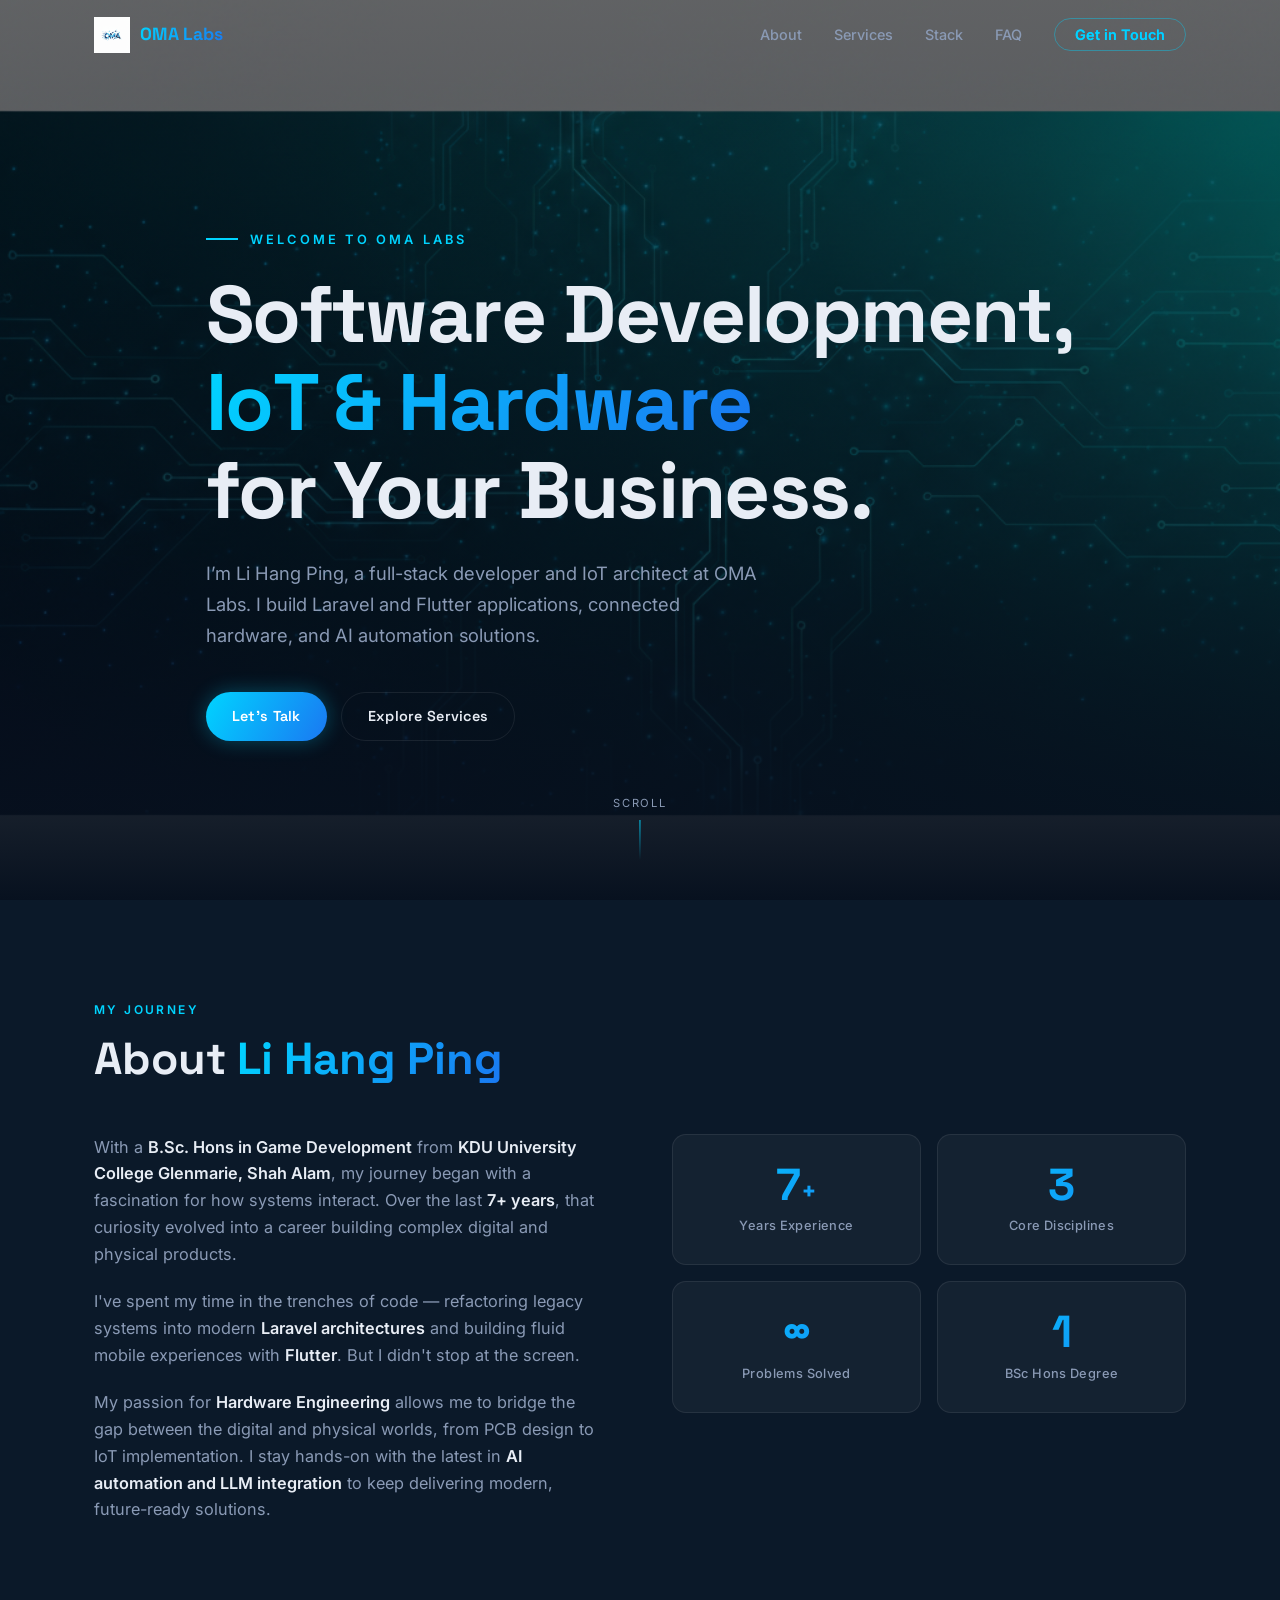
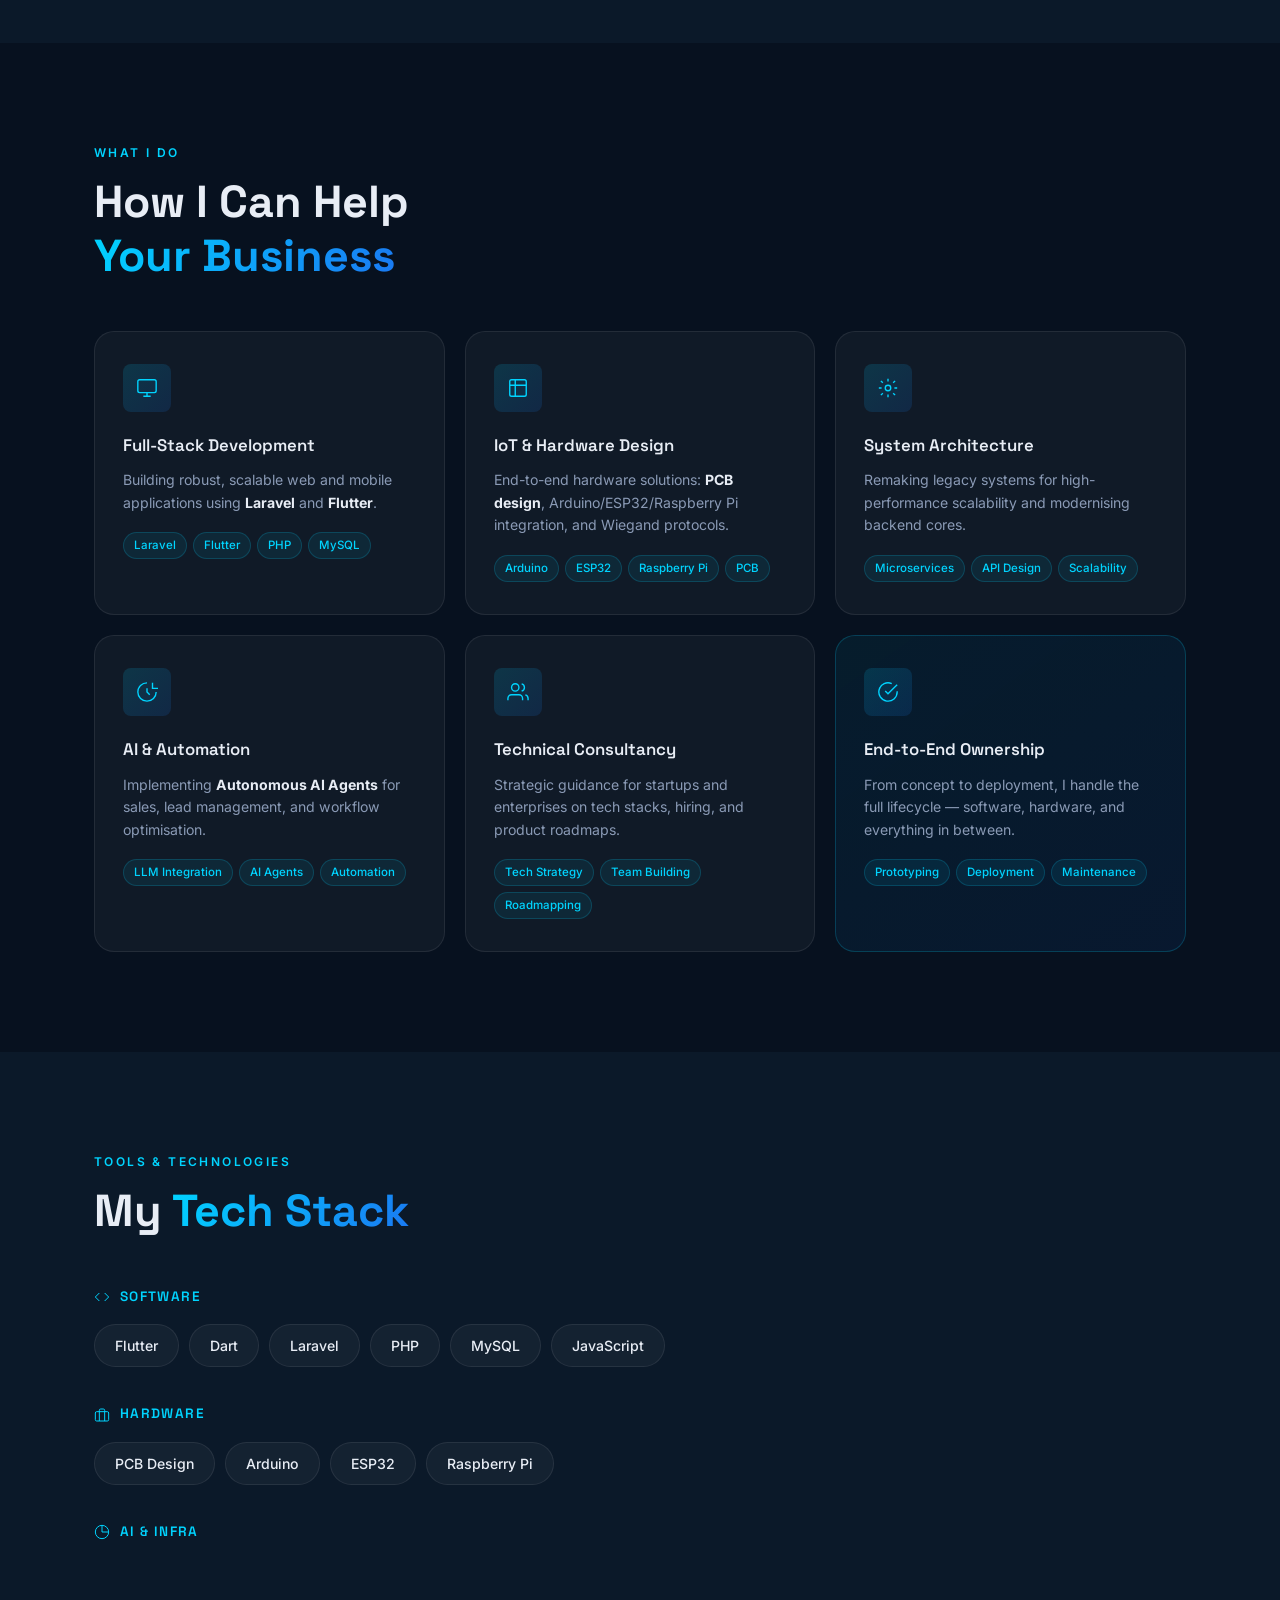
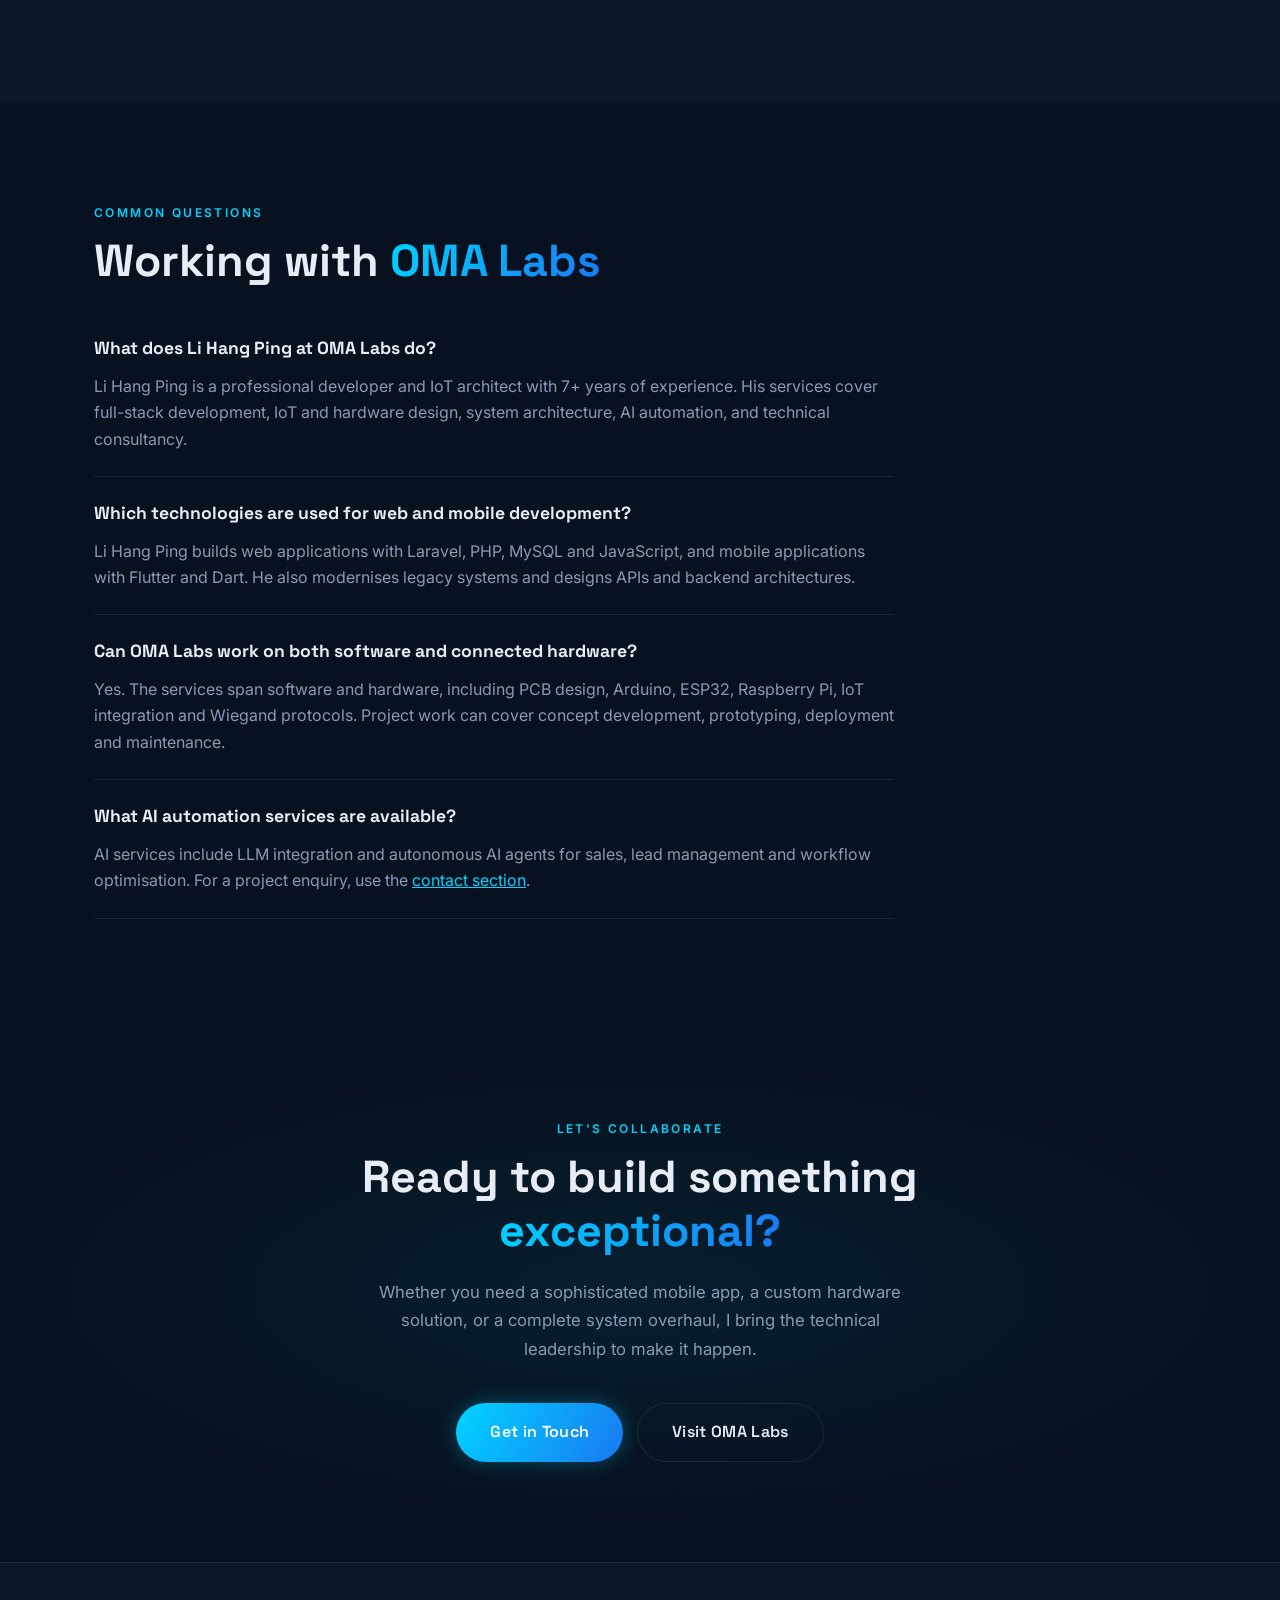
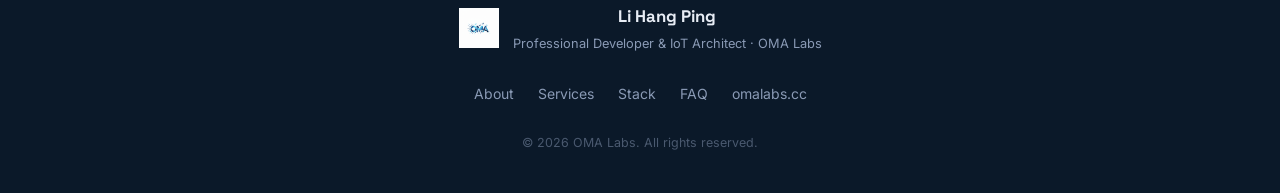
<file: index.html>
<!DOCTYPE html>
<html lang="en">
<head>
  <meta charset="UTF-8" />
  <meta name="viewport" content="width=device-width, initial-scale=1.0" />
  <title>Li Hang Ping | Full-Stack Developer &amp; IoT Architect | OMA Labs</title>
  <meta name="description" content="Li Hang Ping at OMA Labs builds Laravel and Flutter apps, IoT hardware and AI automation. Explore software development, PCB design and technical consultancy." />
  <meta name="author" content="Li Hang Ping" />
  <meta name="robots" content="index, follow, max-image-preview:large" />
  <link rel="canonical" href="https://profile.omalabs.cc/" />
  <link rel="icon" type="image/png" href="/assets/logo.png" />
  <meta property="og:type" content="website" />
  <meta property="og:site_name" content="OMA Labs" />
  <meta property="og:title" content="Li Hang Ping | Full-Stack Developer &amp; IoT Architect | OMA Labs" />
  <meta property="og:description" content="Li Hang Ping at OMA Labs builds Laravel and Flutter apps, IoT hardware and AI automation. Explore software development, PCB design and technical consultancy." />
  <meta property="og:url" content="https://profile.omalabs.cc/" />
  <meta property="og:image" content="https://profile.omalabs.cc/assets/logo.png" />
  <meta property="og:image:type" content="image/png" />
  <meta property="og:image:width" content="1024" />
  <meta property="og:image:height" content="1024" />
  <meta property="og:image:alt" content="OMA Labs geometric logo" />
  <meta name="twitter:card" content="summary" />
  <meta name="twitter:title" content="Li Hang Ping | Full-Stack Developer &amp; IoT Architect | OMA Labs" />
  <meta name="twitter:description" content="Li Hang Ping at OMA Labs builds Laravel and Flutter apps, IoT hardware and AI automation. Explore software development, PCB design and technical consultancy." />
  <meta name="twitter:image" content="https://profile.omalabs.cc/assets/logo.png" />
  <meta name="twitter:image:alt" content="OMA Labs geometric logo" />
  <script type="application/ld+json">
{
  "@context": "https://schema.org",
  "@graph": [
    {
      "@type": "ProfilePage",
      "@id": "https://profile.omalabs.cc/#profile",
      "url": "https://profile.omalabs.cc/",
      "name": "Li Hang Ping | Full-Stack Developer & IoT Architect | OMA Labs",
      "description": "Li Hang Ping at OMA Labs builds Laravel and Flutter apps, IoT hardware and AI automation. Explore software development, PCB design and technical consultancy.",
      "inLanguage": "en",
      "mainEntity": {
        "@id": "https://profile.omalabs.cc/#person"
      },
      "isPartOf": {
        "@id": "https://profile.omalabs.cc/#website"
      },
      "about": {
        "@id": "https://profile.omalabs.cc/#organization"
      }
    },
    {
      "@type": "WebSite",
      "@id": "https://profile.omalabs.cc/#website",
      "url": "https://profile.omalabs.cc/",
      "name": "Li Hang Ping — OMA Labs",
      "inLanguage": "en",
      "publisher": {
        "@id": "https://profile.omalabs.cc/#organization"
      }
    },
    {
      "@type": "Person",
      "@id": "https://profile.omalabs.cc/#person",
      "name": "Li Hang Ping",
      "url": "https://profile.omalabs.cc/",
      "jobTitle": "Professional Developer & IoT Architect",
      "worksFor": {
        "@id": "https://profile.omalabs.cc/#organization"
      },
      "alumniOf": {
        "@type": "CollegeOrUniversity",
        "name": "KDU University College Glenmarie"
      },
      "knowsAbout": [
        "Full-stack development",
        "Laravel",
        "Flutter",
        "IoT integration",
        "PCB design",
        "System architecture",
        "AI automation",
        "LLM integration"
      ],
      "hasOfferCatalog": {
        "@id": "https://profile.omalabs.cc/#service-catalog"
      }
    },
    {
      "@type": "Organization",
      "@id": "https://profile.omalabs.cc/#organization",
      "name": "OMA Labs",
      "url": "https://omalabs.cc",
      "logo": {
        "@type": "ImageObject",
        "url": "https://profile.omalabs.cc/assets/logo.png",
        "width": 1024,
        "height": 1024
      }
    },
    {
      "@type": "OfferCatalog",
      "@id": "https://profile.omalabs.cc/#service-catalog",
      "name": "Software, hardware and AI services",
      "itemListElement": [
        {
          "@type": "Offer",
          "itemOffered": {
            "@type": "Service",
            "name": "Full-Stack Development",
            "description": "Building scalable web and mobile applications using Laravel and Flutter.",
            "url": "https://profile.omalabs.cc/#services",
            "provider": {
              "@id": "https://profile.omalabs.cc/#person"
            }
          }
        },
        {
          "@type": "Offer",
          "itemOffered": {
            "@type": "Service",
            "name": "IoT & Hardware Design",
            "description": "PCB design, Arduino, ESP32 and Raspberry Pi integration, and Wiegand protocols.",
            "url": "https://profile.omalabs.cc/#services",
            "provider": {
              "@id": "https://profile.omalabs.cc/#person"
            }
          }
        },
        {
          "@type": "Offer",
          "itemOffered": {
            "@type": "Service",
            "name": "System Architecture",
            "description": "Modernising legacy systems, backend architecture, API design and scalability.",
            "url": "https://profile.omalabs.cc/#services",
            "provider": {
              "@id": "https://profile.omalabs.cc/#person"
            }
          }
        },
        {
          "@type": "Offer",
          "itemOffered": {
            "@type": "Service",
            "name": "AI & Automation",
            "description": "LLM integration and autonomous AI agents for sales, lead management and workflow optimisation.",
            "url": "https://profile.omalabs.cc/#services",
            "provider": {
              "@id": "https://profile.omalabs.cc/#person"
            }
          }
        },
        {
          "@type": "Offer",
          "itemOffered": {
            "@type": "Service",
            "name": "Technical Consultancy",
            "description": "Guidance for startups and enterprises on tech stacks, hiring and product roadmaps.",
            "url": "https://profile.omalabs.cc/#services",
            "provider": {
              "@id": "https://profile.omalabs.cc/#person"
            }
          }
        },
        {
          "@type": "Offer",
          "itemOffered": {
            "@type": "Service",
            "name": "End-to-End Ownership",
            "description": "Software and hardware delivery from concept and prototyping to deployment and maintenance.",
            "url": "https://profile.omalabs.cc/#services",
            "provider": {
              "@id": "https://profile.omalabs.cc/#person"
            }
          }
        }
      ]
    }
  ]
}
  </script>
  <link rel="preconnect" href="https://fonts.googleapis.com" />
  <link rel="preconnect" href="https://fonts.gstatic.com" crossorigin />
  <link href="https://fonts.googleapis.com/css2?family=Inter:wght@300;400;500;600;700;800&family=Space+Grotesk:wght@400;500;600;700&display=swap" rel="stylesheet" />
  <link rel="stylesheet" href="style.css" />
</head>
<body>

  <!-- NAV -->
  <nav class="nav" id="nav">
    <div class="nav__inner">
      <a href="#hero" class="nav__logo">
        <img src="assets/logo.png" alt="OMA Labs" class="nav__logo-img" width="1024" height="1024" />
        <span class="nav__logo-text">OMA Labs</span>
      </a>
      <ul class="nav__links">
        <li><a href="#about">About</a></li>
        <li><a href="#services">Services</a></li>
        <li><a href="#stack">Stack</a></li>
        <li><a href="#faq">FAQ</a></li>
        <li><a href="#contact" class="nav__cta">Get in Touch</a></li>
      </ul>
      <button class="nav__hamburger" id="hamburger" aria-label="Toggle menu">
        <span></span><span></span><span></span>
      </button>
    </div>
  </nav>

  <main id="main-content">
  <!-- HERO -->
  <section class="hero" id="hero">
    <div class="hero__bg"></div>
    <div class="hero__overlay"></div>
    <div class="hero__content">
      <p class="hero__eyebrow">Welcome to OMA Labs</p>
      <h1 class="hero__headline">Software Development,<br /><span class="gradient-text">IoT &amp; Hardware</span><br />for Your Business.</h1>
      <p class="hero__sub">I’m Li Hang Ping, a full-stack developer and IoT architect at OMA Labs. I build Laravel and Flutter applications, connected hardware, and AI automation solutions.</p>
      <div class="hero__actions">
        <a href="#contact" class="btn btn--primary">Let's Talk</a>
        <a href="#services" class="btn btn--ghost">Explore Services</a>
      </div>
    </div>
    <div class="hero__scroll-indicator">
      <span>Scroll</span>
      <div class="hero__scroll-line"></div>
    </div>
  </section>

  <!-- ABOUT -->
  <section class="section about" id="about">
    <div class="container">
      <div class="section__label">My Journey</div>
      <h2 class="section__title">About <span class="gradient-text">Li Hang Ping</span></h2>
      <div class="about__grid">
        <div class="about__text">
          <p>With a <strong>B.Sc. Hons in Game Development</strong> from <strong>KDU University College Glenmarie, Shah Alam</strong>, my journey began with a fascination for how systems interact. Over the last <strong>7+ years</strong>, that curiosity evolved into a career building complex digital and physical products.</p>
          <p>I've spent my time in the trenches of code — refactoring legacy systems into modern <strong>Laravel architectures</strong> and building fluid mobile experiences with <strong>Flutter</strong>. But I didn't stop at the screen.</p>
          <p>My passion for <strong>Hardware Engineering</strong> allows me to bridge the gap between the digital and physical worlds, from PCB design to IoT implementation. I stay hands-on with the latest in <strong>AI automation and LLM integration</strong> to keep delivering modern, future-ready solutions.</p>
        </div>
        <div class="about__stats">
          <div class="stat-card">
            <div class="stat-card__num">7<span>+</span></div>
            <div class="stat-card__label">Years Experience</div>
          </div>
          <div class="stat-card">
            <div class="stat-card__num">3</div>
            <div class="stat-card__label">Core Disciplines</div>
          </div>
          <div class="stat-card">
            <div class="stat-card__num">∞</div>
            <div class="stat-card__label">Problems Solved</div>
          </div>
          <div class="stat-card">
            <div class="stat-card__num">1</div>
            <div class="stat-card__label">BSc Hons Degree</div>
          </div>
        </div>
      </div>
    </div>
  </section>

  <!-- SERVICES -->
  <section class="section services" id="services">
    <div class="container">
      <div class="section__label">What I Do</div>
      <h2 class="section__title">How I Can Help<br /><span class="gradient-text">Your Business</span></h2>
      <div class="services__grid">

        <div class="service-card">
          <div class="service-card__icon">
            <svg viewBox="0 0 24 24" fill="none" stroke="currentColor" stroke-width="1.5"><rect x="2" y="3" width="20" height="14" rx="2"/><path d="M8 21h8M12 17v4"/></svg>
          </div>
          <h3>Full-Stack Development</h3>
          <p>Building robust, scalable web and mobile applications using <strong>Laravel</strong> and <strong>Flutter</strong>.</p>
          <ul class="service-card__tags">
            <li>Laravel</li><li>Flutter</li><li>PHP</li><li>MySQL</li>
          </ul>
        </div>

        <div class="service-card">
          <div class="service-card__icon">
            <svg viewBox="0 0 24 24" fill="none" stroke="currentColor" stroke-width="1.5"><path d="M9 3H5a2 2 0 0 0-2 2v4m6-6h10a2 2 0 0 1 2 2v4M9 3v18m0 0h10a2 2 0 0 0 2-2V9M9 21H5a2 2 0 0 1-2-2V9m0 0h18"/></svg>
          </div>
          <h3>IoT &amp; Hardware Design</h3>
          <p>End-to-end hardware solutions: <strong>PCB design</strong>, Arduino/ESP32/Raspberry Pi integration, and Wiegand protocols.</p>
          <ul class="service-card__tags">
            <li>Arduino</li><li>ESP32</li><li>Raspberry Pi</li><li>PCB</li>
          </ul>
        </div>

        <div class="service-card">
          <div class="service-card__icon">
            <svg viewBox="0 0 24 24" fill="none" stroke="currentColor" stroke-width="1.5"><circle cx="12" cy="12" r="3"/><path d="M12 2v3M12 19v3M4.22 4.22l2.12 2.12M17.66 17.66l2.12 2.12M2 12h3M19 12h3M4.22 19.78l2.12-2.12M17.66 6.34l2.12-2.12"/></svg>
          </div>
          <h3>System Architecture</h3>
          <p>Remaking legacy systems for high-performance scalability and modernising backend cores.</p>
          <ul class="service-card__tags">
            <li>Microservices</li><li>API Design</li><li>Scalability</li>
          </ul>
        </div>

        <div class="service-card">
          <div class="service-card__icon">
            <svg viewBox="0 0 24 24" fill="none" stroke="currentColor" stroke-width="1.5"><path d="M12 2a10 10 0 1 0 10 10"/><path d="M12 8v4l3 3"/><path d="M18 2v6h6"/></svg>
          </div>
          <h3>AI &amp; Automation</h3>
          <p>Implementing <strong>Autonomous AI Agents</strong> for sales, lead management, and workflow optimisation.</p>
          <ul class="service-card__tags">
            <li>LLM Integration</li><li>AI Agents</li><li>Automation</li>
          </ul>
        </div>

        <div class="service-card">
          <div class="service-card__icon">
            <svg viewBox="0 0 24 24" fill="none" stroke="currentColor" stroke-width="1.5"><path d="M17 21v-2a4 4 0 0 0-4-4H5a4 4 0 0 0-4 4v2"/><circle cx="9" cy="7" r="4"/><path d="M23 21v-2a4 4 0 0 0-3-3.87"/><path d="M16 3.13a4 4 0 0 1 0 7.75"/></svg>
          </div>
          <h3>Technical Consultancy</h3>
          <p>Strategic guidance for startups and enterprises on tech stacks, hiring, and product roadmaps.</p>
          <ul class="service-card__tags">
            <li>Tech Strategy</li><li>Team Building</li><li>Roadmapping</li>
          </ul>
        </div>

        <div class="service-card service-card--highlight">
          <div class="service-card__icon">
            <svg viewBox="0 0 24 24" fill="none" stroke="currentColor" stroke-width="1.5"><path d="M22 11.08V12a10 10 0 1 1-5.93-9.14"/><path d="M22 4 12 14.01l-3-3"/></svg>
          </div>
          <h3>End-to-End Ownership</h3>
          <p>From concept to deployment, I handle the full lifecycle — software, hardware, and everything in between.</p>
          <ul class="service-card__tags">
            <li>Prototyping</li><li>Deployment</li><li>Maintenance</li>
          </ul>
        </div>

      </div>
    </div>
  </section>

  <!-- TECH STACK -->
  <section class="section stack" id="stack">
    <div class="container">
      <div class="section__label">Tools &amp; Technologies</div>
      <h2 class="section__title">My <span class="gradient-text">Tech Stack</span></h2>
      <div class="stack__groups">

        <div class="stack__group">
          <div class="stack__group-label">
            <svg viewBox="0 0 24 24" fill="none" stroke="currentColor" stroke-width="1.5"><polyline points="16 18 22 12 16 6"/><polyline points="8 6 2 12 8 18"/></svg>
            Software
          </div>
          <div class="stack__pills">
            <span class="pill">Flutter</span>
            <span class="pill">Dart</span>
            <span class="pill">Laravel</span>
            <span class="pill">PHP</span>
            <span class="pill">MySQL</span>
            <span class="pill">JavaScript</span>
          </div>
        </div>

        <div class="stack__group">
          <div class="stack__group-label">
            <svg viewBox="0 0 24 24" fill="none" stroke="currentColor" stroke-width="1.5"><rect x="2" y="7" width="20" height="14" rx="2"/><path d="M16 21V5a2 2 0 0 0-2-2h-4a2 2 0 0 0-2 2v16"/></svg>
            Hardware
          </div>
          <div class="stack__pills">
            <span class="pill">PCB Design</span>
            <span class="pill">Arduino</span>
            <span class="pill">ESP32</span>
            <span class="pill">Raspberry Pi</span>
            <span class="pill">IoT Integration</span>
            <span class="pill">Wiegand Protocol</span>
          </div>
        </div>

        <div class="stack__group">
          <div class="stack__group-label">
            <svg viewBox="0 0 24 24" fill="none" stroke="currentColor" stroke-width="1.5"><path d="M12 2a10 10 0 1 0 10 10H12V2z"/><path d="M12 2a10 10 0 0 1 10 10"/></svg>
            AI &amp; Infra
          </div>
          <div class="stack__pills">
            <span class="pill">LLM Hosting</span>
            <span class="pill">Prompt Engineering</span>
            <span class="pill">Nvidia RTX</span>
            <span class="pill">AI Agents</span>
          </div>
        </div>

      </div>
    </div>
  </section>

  <!-- FAQ: answers remain available in the initial HTML without JavaScript. -->
  <section class="section faq" id="faq" aria-labelledby="faq-title">
    <div class="container">
      <div class="section__label">Common Questions</div>
      <h2 class="section__title" id="faq-title">Working with <span class="gradient-text">OMA Labs</span></h2>
      <div class="faq__list">
        <article class="faq__item">
          <h3>What does Li Hang Ping at OMA Labs do?</h3>
          <p>Li Hang Ping is a professional developer and IoT architect with 7+ years of experience. His services cover full-stack development, IoT and hardware design, system architecture, AI automation, and technical consultancy.</p>
        </article>
        <article class="faq__item">
          <h3>Which technologies are used for web and mobile development?</h3>
          <p>Li Hang Ping builds web applications with Laravel, PHP, MySQL and JavaScript, and mobile applications with Flutter and Dart. He also modernises legacy systems and designs APIs and backend architectures.</p>
        </article>
        <article class="faq__item">
          <h3>Can OMA Labs work on both software and connected hardware?</h3>
          <p>Yes. The services span software and hardware, including PCB design, Arduino, ESP32, Raspberry Pi, IoT integration and Wiegand protocols. Project work can cover concept development, prototyping, deployment and maintenance.</p>
        </article>
        <article class="faq__item">
          <h3>What AI automation services are available?</h3>
          <p>AI services include LLM integration and autonomous AI agents for sales, lead management and workflow optimisation. For a project enquiry, use the <a href="#contact">contact section</a>.</p>
        </article>
      </div>
    </div>
  </section>

  <!-- CONTACT CTA -->
  <section class="section contact" id="contact">
    <div class="contact__bg"></div>
    <div class="container contact__inner">
      <div class="section__label">Let's Collaborate</div>
      <h2 class="section__title"><span id="dyn-heading1">Ready to build something</span><br /><span class="gradient-text" id="dyn-heading2">exceptional?</span></h2>
      <p class="contact__body" id="dyn-body">Whether you need a sophisticated mobile app, a custom hardware solution, or a complete system overhaul, I bring the technical leadership to make it happen.</p>
      <div class="contact__actions">
        <a href="mailto:omalabs.cc@gmail.com" class="btn btn--primary btn--lg" id="dyn-cta-primary">Get in Touch</a>
        <a href="https://omalabs.cc" target="_blank" rel="noopener noreferrer" class="btn btn--ghost btn--lg" id="dyn-cta-secondary">Visit OMA Labs</a>
      </div>
    </div>
  </section>

  </main>

  <!-- FOOTER -->
  <footer class="footer">
    <div class="container footer__inner">
      <div class="footer__brand">
        <img src="assets/logo.png" alt="OMA Labs" class="footer__logo" width="1024" height="1024" loading="lazy" decoding="async" />
        <div>
          <div class="footer__name">Li Hang Ping</div>
          <div class="footer__tagline">Professional Developer &amp; IoT Architect · OMA Labs</div>
        </div>
      </div>
      <div class="footer__links">
        <a href="#about">About</a>
        <a href="#services">Services</a>
        <a href="#stack">Stack</a>
        <a href="#faq">FAQ</a>
        <a href="https://omalabs.cc" target="_blank" rel="noopener noreferrer">omalabs.cc</a>
      </div>
      <div class="footer__copy">&copy; 2026 OMA Labs. All rights reserved.</div>
    </div>
  </footer>

  <script src="script.js"></script>
</body>
</html>
</file>
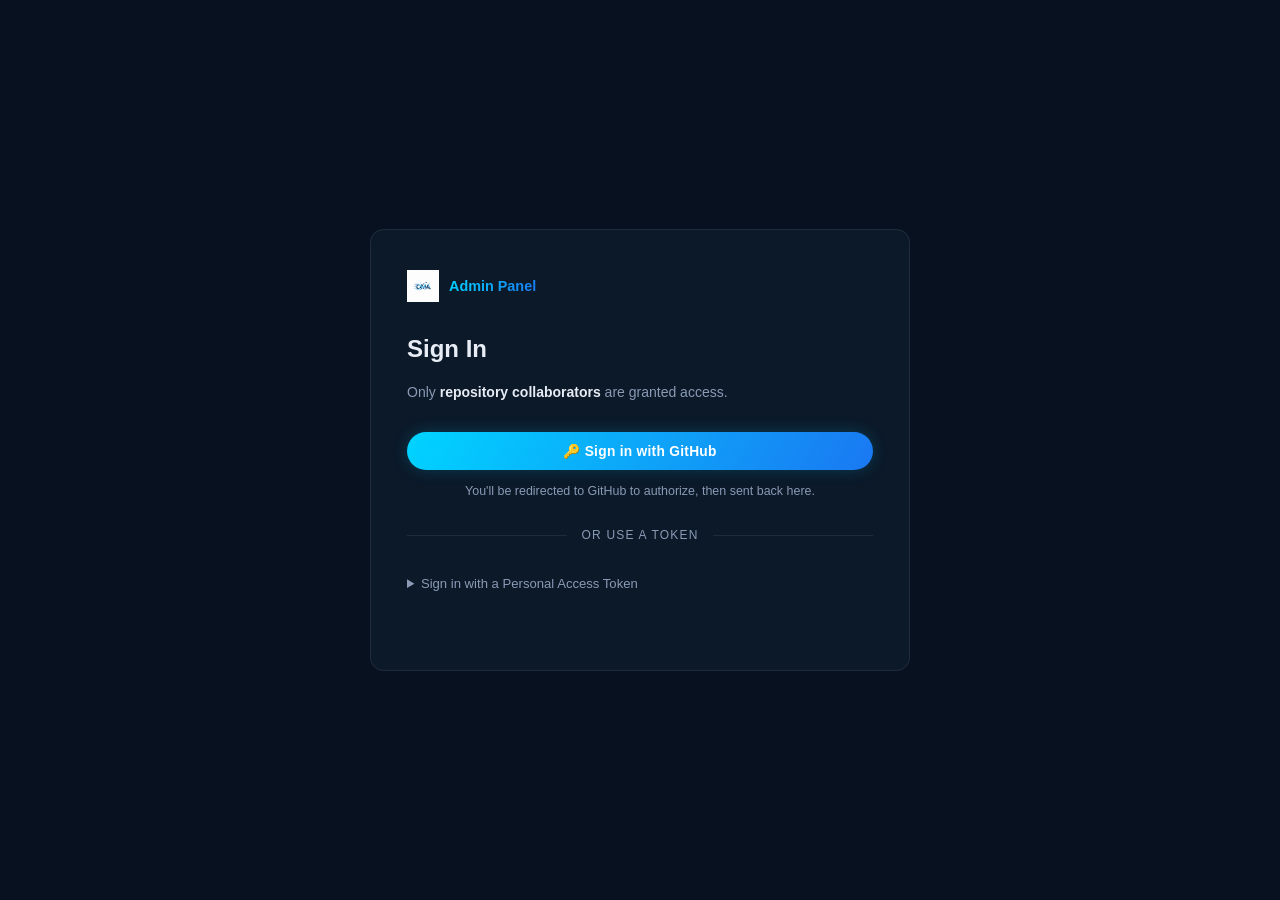
<file: admin.html>
<!DOCTYPE html>
<html lang="en">
<head>
  <meta charset="UTF-8" />
  <meta name="viewport" content="width=device-width, initial-scale=1.0" />
  <title>Admin — OMA Labs</title>
  <meta name="robots" content="noindex, nofollow" />
  <meta name="referrer" content="no-referrer" />
  <meta http-equiv="Content-Security-Policy" content="default-src 'self'; script-src 'self'; style-src 'self' https://fonts.googleapis.com; font-src https://fonts.gstatic.com; connect-src https://api.github.com https://omalabs-auth.omalabs.workers.dev; img-src 'self' data:; form-action 'self'; frame-ancestors 'none';" />
  <link rel="preconnect" href="https://fonts.googleapis.com" />
  <link rel="preconnect" href="https://fonts.gstatic.com" crossorigin />
  <link href="https://fonts.googleapis.com/css2?family=Inter:wght@300;400;500;600;700&family=Space+Grotesk:wght@400;500;600;700&display=swap" rel="stylesheet" />
  <link rel="stylesheet" href="admin.css" />
</head>
<body>

  <div class="admin__container" id="app">

    <!-- LOGIN SCREEN -->
    <div id="loginScreen" class="admin__card">
      <div class="admin__logo">
        <img src="assets/logo.png" alt="OMA Labs" class="admin__logo-img" />
        <span>Admin Panel</span>
      </div>
      <h1>Sign In</h1>
      <p class="admin__desc">
        Only <strong>repository collaborators</strong> are granted access.
      </p>

      <!-- OAuth (primary) -->
      <button id="loginBtn" class="admin__btn admin__btn--primary">🔑 Sign in with GitHub</button>
      <p class="admin__oauth-hint">You'll be redirected to GitHub to authorize, then sent back here.</p>

      <div class="admin__divider"><span>or use a token</span></div>

      <!-- PAT fallback -->
      <details class="admin__pat-details">
        <summary>Sign in with a Personal Access Token</summary>
        <div class="admin__pat-body">
          <div class="admin__token-info">
            <p>Generate a <strong>classic</strong> token with <code>repo</code> scope:</p>
            <a href="https://github.com/settings/tokens/new?scopes=repo&description=OMA+Labs+Admin+Panel" target="_blank" rel="noopener noreferrer" class="admin__link">
              github.com/settings/tokens/new →
            </a>
          </div>

          <div class="admin__field">
            <label for="tokenInput">Personal Access Token</label>
            <div class="admin__input-row">
              <input type="password" id="tokenInput" placeholder="ghp_xxxxxxxxxxxxxxxxxxxx" autocomplete="off" />
              <button id="toggleToken" class="admin__toggle-vis" type="button" aria-label="Toggle token visibility">👁</button>
            </div>
          </div>

          <label class="admin__checkbox-label">
            <input type="checkbox" id="rememberCheck" />
            <span>Remember this browser (7 days)</span>
          </label>
        </div>
      </details>

      <div id="loginError" class="admin__error"></div>
      <div id="loginSpinner" class="admin__spinner" hidden></div>
    </div>

    <!-- EDITOR SCREEN (hidden until authenticated) -->
    <div id="editorScreen" class="admin__card" hidden>
      <div class="admin__header">
        <div class="admin__logo">
          <img src="assets/logo.png" alt="OMA Labs" class="admin__logo-img" />
          <span>Admin Panel</span>
        </div>
        <div class="admin__user-info">
          <span id="userName"></span>
          <button id="logoutBtn" class="admin__btn admin__btn--ghost">Logout</button>
        </div>
      </div>

      <h1>Edit Contact Section</h1>
      <p class="admin__desc">Changes are committed directly to the repository and go live on GitHub Pages within ~60 seconds.</p>

      <form id="editorForm">
        <div class="admin__field">
          <label for="emailInput">Contact Email</label>
          <input type="email" id="emailInput" required />
        </div>

        <div class="admin__field">
          <label for="heading1Input">Contact Heading (line 1)</label>
          <input type="text" id="heading1Input" required />
        </div>

        <div class="admin__field">
          <label for="heading2Input">Contact Heading (line 2 — gradient)</label>
          <input type="text" id="heading2Input" required />
        </div>

        <div class="admin__field">
          <label for="bodyInput">Contact Body Text</label>
          <textarea id="bodyInput" rows="3" required></textarea>
        </div>

        <div class="admin__field">
          <label for="primaryCtaInput">Primary CTA Button Text</label>
          <input type="text" id="primaryCtaInput" required />
        </div>

        <div class="admin__field">
          <label for="secondaryCtaInput">Secondary CTA Button Text</label>
          <input type="text" id="secondaryCtaInput" required />
        </div>

        <div class="admin__field">
          <label for="secondaryUrlInput">Secondary CTA URL</label>
          <input type="url" id="secondaryUrlInput" required />
        </div>

        <div class="admin__actions">
          <button type="submit" id="saveBtn" class="admin__btn admin__btn--primary">Save &amp; Publish</button>
          <button type="button" id="resetBtn" class="admin__btn admin__btn--ghost">Reset to Saved</button>
        </div>

        <div id="saveError" class="admin__error"></div>
        <div id="saveSuccess" class="admin__success"></div>
        <div id="saveSpinner" class="admin__spinner" hidden></div>
      </form>
    </div>

  </div>

  <script src="admin.js"></script>
</body>
</html>
</file>
<file: style.css>
/* ============================================================
   OMA Labs — Portfolio Website Styles
   ============================================================ */

/* ---------- Reset & Base ---------- */
*, *::before, *::after { box-sizing: border-box; margin: 0; padding: 0; }

:root {
  --clr-bg:        #07111f;
  --clr-bg2:       #0b1929;
  --clr-surface:   rgba(255,255,255,0.04);
  --clr-border:    rgba(255,255,255,0.08);
  --clr-text:      #e8edf5;
  --clr-muted:     #8a9ab5;
  --clr-cyan:      #00d4ff;
  --clr-blue:      #1a78f2;
  --clr-glow:      rgba(0, 212, 255, 0.15);

  --font-head:  'Space Grotesk', sans-serif;
  --font-body:  'Inter', sans-serif;

  --radius-sm: 8px;
  --radius-md: 14px;
  --radius-lg: 20px;

  --nav-h: 70px;
  --transition: 0.3s ease;
}

html { scroll-behavior: smooth; font-size: 16px; }
section[id] { scroll-margin-top: var(--nav-h); }

body {
  background: var(--clr-bg);
  color: var(--clr-text);
  font-family: var(--font-body);
  line-height: 1.65;
  overflow-x: hidden;
}

a { color: inherit; text-decoration: none; }
img { display: block; max-width: 100%; }
ul { list-style: none; }

/* ---------- Utilities ---------- */
.container {
  width: 100%;
  max-width: 1140px;
  margin: 0 auto;
  padding: 0 24px;
}

.gradient-text {
  background: linear-gradient(120deg, var(--clr-cyan) 0%, var(--clr-blue) 100%);
  -webkit-background-clip: text;
  -webkit-text-fill-color: transparent;
  background-clip: text;
}

/* ---------- Buttons ---------- */
.btn {
  display: inline-flex;
  align-items: center;
  gap: 8px;
  padding: 12px 26px;
  border-radius: 50px;
  font-family: var(--font-head);
  font-size: 0.9rem;
  font-weight: 600;
  letter-spacing: 0.02em;
  cursor: pointer;
  transition: all var(--transition);
  border: none;
}

.btn--primary {
  background: linear-gradient(120deg, var(--clr-cyan), var(--clr-blue));
  color: #fff;
  box-shadow: 0 0 20px rgba(0,212,255,0.3);
}
.btn--primary:hover {
  box-shadow: 0 0 36px rgba(0,212,255,0.5);
  transform: translateY(-2px);
}

.btn--ghost {
  background: transparent;
  color: var(--clr-text);
  border: 1.5px solid var(--clr-border);
}
.btn--ghost:hover {
  border-color: var(--clr-cyan);
  color: var(--clr-cyan);
  transform: translateY(-2px);
}

.btn--lg { padding: 15px 34px; font-size: 1rem; }

/* ---------- Section shared ---------- */
.section {
  padding: 100px 0;
  position: relative;
}

.section__label {
  font-size: 0.75rem;
  font-weight: 600;
  letter-spacing: 0.2em;
  text-transform: uppercase;
  color: var(--clr-cyan);
  margin-bottom: 12px;
}

.section__title {
  font-family: var(--font-head);
  font-size: clamp(1.9rem, 4vw, 2.8rem);
  font-weight: 700;
  line-height: 1.2;
  margin-bottom: 48px;
}

/* ============================================================
   NAV
   ============================================================ */
.nav {
  position: fixed;
  top: 0; left: 0; right: 0;
  height: var(--nav-h);
  z-index: 1000;
  transition: background var(--transition), backdrop-filter var(--transition);
}

.nav.scrolled {
  background: rgba(7,17,31,0.85);
  backdrop-filter: blur(16px);
  border-bottom: 1px solid var(--clr-border);
}

.nav__inner {
  max-width: 1140px;
  margin: 0 auto;
  padding: 0 24px;
  height: 100%;
  display: flex;
  align-items: center;
  justify-content: space-between;
}

.nav__logo {
  display: flex;
  align-items: center;
  gap: 10px;
}

.nav__logo-img {
  height: 36px;
  width: auto;
}

.nav__logo-text {
  font-family: var(--font-head);
  font-weight: 700;
  font-size: 1.1rem;
  background: linear-gradient(120deg, var(--clr-cyan), var(--clr-blue));
  -webkit-background-clip: text;
  -webkit-text-fill-color: transparent;
  background-clip: text;
}

.nav__links {
  display: flex;
  align-items: center;
  gap: 32px;
  font-size: 0.9rem;
  font-weight: 500;
}

.nav__links li a {
  color: var(--clr-muted);
  transition: color var(--transition);
}
.nav__links li a:hover { color: var(--clr-text); }

.nav__cta {
  background: linear-gradient(120deg, var(--clr-cyan), var(--clr-blue));
  -webkit-background-clip: text;
  -webkit-text-fill-color: transparent;
  background-clip: text;
  font-weight: 600 !important;
  border: 1.5px solid rgba(0,212,255,0.4);
  padding: 7px 20px;
  border-radius: 50px;
  color: var(--clr-cyan) !important;
  -webkit-text-fill-color: unset !important;
  transition: all var(--transition) !important;
}
.nav__cta:hover {
  border-color: var(--clr-cyan);
  background: rgba(0,212,255,0.1);
  color: var(--clr-cyan) !important;
}

.nav__hamburger {
  display: none;
  flex-direction: column;
  gap: 5px;
  background: none;
  border: none;
  cursor: pointer;
  padding: 4px;
}
.nav__hamburger span {
  display: block;
  width: 24px;
  height: 2px;
  background: var(--clr-text);
  border-radius: 2px;
  transition: all var(--transition);
}
.nav__hamburger.open span:nth-child(1) { transform: translateY(7px) rotate(45deg); }
.nav__hamburger.open span:nth-child(2) { opacity: 0; }
.nav__hamburger.open span:nth-child(3) { transform: translateY(-7px) rotate(-45deg); }

/* ---------- Mobile nav ---------- */
@media (max-width: 768px) {
  .nav__links {
    display: none;
    position: fixed;
    top: var(--nav-h);
    left: 0; right: 0;
    background: rgba(7,17,31,0.97);
    backdrop-filter: blur(20px);
    flex-direction: column;
    gap: 0;
    padding: 24px 0;
    border-bottom: 1px solid var(--clr-border);
  }
  .nav__links.open { display: flex; }
  .nav__links li { width: 100%; }
  .nav__links li a {
    display: block;
    padding: 14px 24px;
    font-size: 1rem;
    color: var(--clr-text);
  }
  .nav__cta {
    margin: 8px 24px 0;
    text-align: center;
  }
  .nav__hamburger { display: flex; }
}

/* ============================================================
   HERO
   ============================================================ */
.hero {
  min-height: 100vh;
  display: flex;
  align-items: center;
  position: relative;
  overflow: hidden;
  padding-top: var(--nav-h);
}

.hero__bg {
  position: absolute;
  inset: 0;
  background-image: url('assets/bg.png');
  background-size: cover;
  background-position: center;
  filter: brightness(0.45) saturate(1.2);
}

.hero__overlay {
  position: absolute;
  inset: 0;
  background: linear-gradient(
    to bottom,
    rgba(7,17,31,0.15) 0%,
    rgba(7,17,31,0.4) 60%,
    rgba(7,17,31,1) 100%
  );
}

.hero__content {
  position: relative;
  z-index: 2;
  max-width: 1140px;
  margin: 0 auto;
  padding: 0 24px;
}

.hero__eyebrow {
  font-size: 0.8rem;
  font-weight: 600;
  letter-spacing: 0.25em;
  text-transform: uppercase;
  color: var(--clr-cyan);
  margin-bottom: 20px;
  display: flex;
  align-items: center;
  gap: 12px;
}
.hero__eyebrow::before {
  content: '';
  display: inline-block;
  width: 32px;
  height: 1.5px;
  background: var(--clr-cyan);
}

.hero__headline {
  font-family: var(--font-head);
  font-size: clamp(2.6rem, 6.5vw, 5rem);
  font-weight: 800;
  line-height: 1.1;
  margin-bottom: 24px;
  letter-spacing: -0.02em;
}

.hero__sub {
  font-size: clamp(0.95rem, 2vw, 1.15rem);
  color: var(--clr-muted);
  max-width: 560px;
  margin-bottom: 40px;
  line-height: 1.7;
}

.hero__actions { display: flex; flex-wrap: wrap; gap: 14px; }

.hero__scroll-indicator {
  position: absolute;
  bottom: 40px;
  left: 50%;
  transform: translateX(-50%);
  z-index: 2;
  display: flex;
  flex-direction: column;
  align-items: center;
  gap: 8px;
  color: var(--clr-muted);
  font-size: 0.7rem;
  letter-spacing: 0.15em;
  text-transform: uppercase;
}

.hero__scroll-line {
  width: 1.5px;
  height: 40px;
  background: linear-gradient(to bottom, var(--clr-cyan), transparent);
  animation: scrollPulse 2s ease-in-out infinite;
}

@keyframes scrollPulse {
  0%, 100% { opacity: 0.3; }
  50% { opacity: 1; }
}

/* ============================================================
   ABOUT
   ============================================================ */
.about {
  background: var(--clr-bg2);
}

.about__grid {
  display: grid;
  grid-template-columns: 1fr 1fr;
  gap: 64px;
  align-items: start;
}

.about__text p {
  color: var(--clr-muted);
  margin-bottom: 20px;
  font-size: 1.02rem;
}
.about__text p strong {
  color: var(--clr-text);
  font-weight: 600;
}

.about__stats {
  display: grid;
  grid-template-columns: 1fr 1fr;
  gap: 16px;
}

.stat-card {
  background: var(--clr-surface);
  border: 1px solid var(--clr-border);
  border-radius: var(--radius-md);
  padding: 28px 24px;
  text-align: center;
  transition: border-color var(--transition), transform var(--transition);
}
.stat-card:hover {
  border-color: rgba(0,212,255,0.3);
  transform: translateY(-4px);
}

.stat-card__num {
  font-family: var(--font-head);
  font-size: 2.8rem;
  font-weight: 700;
  background: linear-gradient(120deg, var(--clr-cyan), var(--clr-blue));
  -webkit-background-clip: text;
  -webkit-text-fill-color: transparent;
  background-clip: text;
  line-height: 1;
  margin-bottom: 8px;
}
.stat-card__num span { font-size: 1.6rem; }

.stat-card__label {
  font-size: 0.8rem;
  color: var(--clr-muted);
  font-weight: 500;
  letter-spacing: 0.03em;
}

@media (max-width: 900px) {
  .about__grid { grid-template-columns: 1fr; gap: 48px; }
}

/* ============================================================
   SERVICES
   ============================================================ */
.services { background: var(--clr-bg); }

.services__grid {
  display: grid;
  grid-template-columns: repeat(3, 1fr);
  gap: 20px;
}

.service-card {
  background: var(--clr-surface);
  border: 1px solid var(--clr-border);
  border-radius: var(--radius-lg);
  padding: 32px 28px;
  transition: border-color var(--transition), transform var(--transition), box-shadow var(--transition);
}
.service-card:hover {
  border-color: rgba(0,212,255,0.35);
  transform: translateY(-6px);
  box-shadow: 0 20px 60px rgba(0,0,0,0.4);
}

.service-card--highlight {
  background: linear-gradient(145deg, rgba(0,212,255,0.06), rgba(26,120,242,0.08));
  border-color: rgba(0,212,255,0.2);
}

.service-card__icon {
  width: 48px;
  height: 48px;
  background: linear-gradient(135deg, rgba(0,212,255,0.15), rgba(26,120,242,0.15));
  border-radius: var(--radius-sm);
  display: flex;
  align-items: center;
  justify-content: center;
  margin-bottom: 20px;
  color: var(--clr-cyan);
}
.service-card__icon svg { width: 22px; height: 22px; }

.service-card h3 {
  font-family: var(--font-head);
  font-size: 1.05rem;
  font-weight: 600;
  margin-bottom: 10px;
  color: var(--clr-text);
}

.service-card p {
  font-size: 0.88rem;
  color: var(--clr-muted);
  line-height: 1.6;
  margin-bottom: 18px;
}
.service-card p strong { color: var(--clr-text); }

.service-card__tags {
  display: flex;
  flex-wrap: wrap;
  gap: 6px;
}
.service-card__tags li {
  font-size: 0.72rem;
  font-weight: 500;
  color: var(--clr-cyan);
  background: rgba(0,212,255,0.08);
  border: 1px solid rgba(0,212,255,0.18);
  padding: 3px 10px;
  border-radius: 50px;
}

@media (max-width: 1000px) {
  .services__grid { grid-template-columns: repeat(2, 1fr); }
}
@media (max-width: 600px) {
  .services__grid { grid-template-columns: 1fr; }
}

/* ============================================================
   TECH STACK
   ============================================================ */
.stack { background: var(--clr-bg2); }

.stack__groups {
  display: flex;
  flex-direction: column;
  gap: 36px;
}

.stack__group-label {
  display: flex;
  align-items: center;
  gap: 10px;
  font-family: var(--font-head);
  font-size: 0.85rem;
  font-weight: 600;
  letter-spacing: 0.1em;
  text-transform: uppercase;
  color: var(--clr-cyan);
  margin-bottom: 16px;
}
.stack__group-label svg { width: 16px; height: 16px; }

.stack__pills {
  display: flex;
  flex-wrap: wrap;
  gap: 10px;
}

.pill {
  font-size: 0.88rem;
  font-weight: 500;
  color: var(--clr-text);
  background: var(--clr-surface);
  border: 1px solid var(--clr-border);
  padding: 9px 20px;
  border-radius: 50px;
  transition: all var(--transition);
  cursor: default;
}
.pill:hover {
  border-color: var(--clr-cyan);
  color: var(--clr-cyan);
  background: rgba(0,212,255,0.06);
}

/* ============================================================
   CONTACT CTA
   ============================================================ */
.contact {
  background: var(--clr-bg);
  overflow: hidden;
  text-align: center;
}

.contact__bg {
  position: absolute;
  inset: 0;
  background: radial-gradient(ellipse 70% 60% at 50% 50%, rgba(0,212,255,0.07) 0%, transparent 70%);
  pointer-events: none;
}

.contact__inner { position: relative; z-index: 1; }

.contact .section__label { justify-content: center; display: flex; }

.contact .section__title {
  text-align: center;
  margin-bottom: 20px;
}

.contact__body {
  max-width: 560px;
  margin: 0 auto 40px;
  color: var(--clr-muted);
  font-size: 1.05rem;
  line-height: 1.7;
}

.contact__actions {
  display: flex;
  justify-content: center;
  flex-wrap: wrap;
  gap: 14px;
}

/* ============================================================
   FOOTER
   ============================================================ */
.footer {
  background: var(--clr-bg2);
  border-top: 1px solid var(--clr-border);
  padding: 40px 0;
}

.footer__inner {
  display: flex;
  flex-direction: column;
  align-items: center;
  gap: 28px;
  text-align: center;
}

.footer__brand {
  display: flex;
  align-items: center;
  gap: 14px;
}

.footer__logo {
  height: 40px;
  width: auto;
}

.footer__name {
  font-family: var(--font-head);
  font-weight: 700;
  font-size: 1.05rem;
}

.footer__tagline {
  font-size: 0.8rem;
  color: var(--clr-muted);
  margin-top: 2px;
}

.footer__links {
  display: flex;
  flex-wrap: wrap;
  justify-content: center;
  gap: 24px;
  font-size: 0.875rem;
  color: var(--clr-muted);
}
.footer__links a:hover { color: var(--clr-cyan); }

.footer__copy {
  font-size: 0.78rem;
  color: rgba(138,154,181,0.5);
}

/* ============================================================
   Scroll reveal animations
   ============================================================ */
.reveal {
  opacity: 0;
  transform: translateY(28px);
  transition: opacity 0.65s ease, transform 0.65s ease;
}
.reveal.visible {
  opacity: 1;
  transform: none;
}

/* ---------- Responsive helpers ---------- */
@media (max-width: 768px) {
  .section { padding: 72px 0; }
  .hero__headline { letter-spacing: -0.01em; }
  .hero__scroll-indicator { display: none; }
  .about__stats { grid-template-columns: 1fr 1fr; }
  .stat-card__num { font-size: 2.2rem; }
}

@media (max-width: 480px) {
  .hero__actions { flex-direction: column; align-items: flex-start; }
  .contact__actions { flex-direction: column; align-items: center; }
  .about__stats { grid-template-columns: 1fr 1fr; gap: 10px; }
}

/* ---------- Frequently asked questions ---------- */
.faq { background: var(--clr-bg); }
.faq__list { max-width: 800px; }
.faq__item { padding: 24px 0; border-bottom: 1px solid var(--clr-border); }
.faq__item:first-child { padding-top: 0; }
.faq__item h3 {
  font-family: var(--font-head);
  font-size: 1.1rem;
  line-height: 1.4;
  margin-bottom: 12px;
}
.faq__item p { color: var(--clr-muted); }
.faq__item a { color: var(--clr-cyan); text-decoration: underline; }
</file>
<file: admin.css>
/* ============================================================
   OMA Labs — Admin Panel Styles
   ============================================================ */

*, *::before, *::after { box-sizing: border-box; margin: 0; padding: 0; }

:root {
  --clr-bg:        #07111f;
  --clr-bg2:       #0b1929;
  --clr-surface:   rgba(255,255,255,0.04);
  --clr-border:    rgba(255,255,255,0.08);
  --clr-text:      #e8edf5;
  --clr-muted:     #8a9ab5;
  --clr-cyan:      #00d4ff;
  --clr-blue:      #1a78f2;
  --clr-red:       #ff6b6b;
  --clr-green:     #51cf66;

  --font-head:  'Space Grotesk', sans-serif;
  --font-body:  'Inter', sans-serif;
  --radius-sm: 8px;
  --radius-md: 14px;
  --transition: 0.2s ease;
}

html { font-size: 16px; }

body {
  background: var(--clr-bg);
  color: var(--clr-text);
  font-family: var(--font-body);
  line-height: 1.6;
  min-height: 100vh;
  display: flex;
  align-items: center;
  justify-content: center;
  padding: 24px;
}

/* ---------- Container ---------- */
.admin__container {
  width: 100%;
  max-width: 540px;
}

/* ---------- Card ---------- */
.admin__card {
  background: var(--clr-bg2);
  border: 1px solid var(--clr-border);
  border-radius: var(--radius-md);
  padding: 40px 36px;
}

/* ---------- Logo ---------- */
.admin__logo {
  display: flex;
  align-items: center;
  gap: 10px;
  margin-bottom: 28px;
}

.admin__logo-img {
  height: 32px;
  width: auto;
}

.admin__logo span {
  font-family: var(--font-head);
  font-weight: 700;
  font-size: 0.9rem;
  background: linear-gradient(120deg, var(--clr-cyan), var(--clr-blue));
  -webkit-background-clip: text;
  -webkit-text-fill-color: transparent;
  background-clip: text;
}

/* ---------- Typography ---------- */
h1 {
  font-family: var(--font-head);
  font-size: 1.5rem;
  font-weight: 700;
  margin-bottom: 12px;
}

.admin__desc {
  color: var(--clr-muted);
  font-size: 0.875rem;
  margin-bottom: 28px;
  line-height: 1.65;
}

.admin__desc strong { color: var(--clr-text); }
.admin__desc code {
  background: rgba(0,212,255,0.1);
  color: var(--clr-cyan);
  padding: 1px 6px;
  border-radius: 4px;
  font-size: 0.82rem;
}

/* ---------- Token info ---------- */
.admin__token-info {
  background: var(--clr-surface);
  border: 1px solid var(--clr-border);
  border-radius: var(--radius-sm);
  padding: 16px;
  margin-bottom: 24px;
  font-size: 0.84rem;
  color: var(--clr-muted);
}

.admin__token-info p { margin-bottom: 6px; }

.admin__link {
  color: var(--clr-cyan);
  font-weight: 600;
  text-decoration: underline;
  text-underline-offset: 3px;
}
.admin__link:hover { color: var(--clr-blue); }

/* ---------- Fields ---------- */
.admin__field {
  margin-bottom: 20px;
}

.admin__field label {
  display: block;
  font-size: 0.8rem;
  font-weight: 600;
  color: var(--clr-muted);
  margin-bottom: 6px;
  letter-spacing: 0.02em;
}

.admin__field input,
.admin__field textarea {
  width: 100%;
  background: var(--clr-surface);
  border: 1px solid var(--clr-border);
  border-radius: var(--radius-sm);
  padding: 11px 14px;
  color: var(--clr-text);
  font-family: var(--font-body);
  font-size: 0.9rem;
  transition: border-color var(--transition);
  outline: none;
}

.admin__field input:focus,
.admin__field textarea:focus {
  border-color: var(--clr-cyan);
}

.admin__field textarea {
  resize: vertical;
  min-height: 80px;
}

/* ---------- Input row (token + toggle) ---------- */
.admin__input-row {
  display: flex;
  gap: 0;
}

.admin__input-row input {
  border-radius: var(--radius-sm) 0 0 var(--radius-sm);
  flex: 1;
}

.admin__toggle-vis {
  background: var(--clr-surface);
  border: 1px solid var(--clr-border);
  border-left: none;
  border-radius: 0 var(--radius-sm) var(--radius-sm) 0;
  padding: 0 14px;
  color: var(--clr-muted);
  cursor: pointer;
  font-size: 1.1rem;
  transition: color var(--transition);
}
.admin__toggle-vis:hover { color: var(--clr-text); }

/* ---------- Buttons ---------- */
.admin__btn {
  display: inline-flex;
  align-items: center;
  justify-content: center;
  gap: 8px;
  padding: 11px 24px;
  border-radius: 50px;
  font-family: var(--font-head);
  font-size: 0.86rem;
  font-weight: 600;
  letter-spacing: 0.02em;
  cursor: pointer;
  transition: all var(--transition);
  border: none;
}

.admin__btn--primary {
  background: linear-gradient(120deg, var(--clr-cyan), var(--clr-blue));
  color: #fff;
  box-shadow: 0 0 16px rgba(0,212,255,0.2);
  width: 100%;
}
.admin__btn--primary:hover {
  box-shadow: 0 0 28px rgba(0,212,255,0.4);
  transform: translateY(-1px);
}
.admin__btn--primary:disabled {
  opacity: 0.5;
  cursor: not-allowed;
  transform: none;
  box-shadow: none;
}

.admin__btn--ghost {
  background: transparent;
  color: var(--clr-muted);
  border: 1px solid var(--clr-border);
}
.admin__btn--ghost:hover {
  border-color: var(--clr-cyan);
  color: var(--clr-cyan);
}

/* ---------- Actions row ---------- */
.admin__actions {
  display: flex;
  gap: 12px;
  margin-top: 28px;
}

.admin__actions .admin__btn--primary {
  flex: 1;
  width: auto;
}

/* ---------- Header with user info ---------- */
.admin__header {
  display: flex;
  align-items: center;
  justify-content: space-between;
  flex-wrap: wrap;
  gap: 16px;
  margin-bottom: 20px;
}

.admin__header .admin__logo { margin-bottom: 0; }

.admin__user-info {
  display: flex;
  align-items: center;
  gap: 12px;
  font-size: 0.85rem;
  color: var(--clr-muted);
}

/* ---------- Messages ---------- */
.admin__error {
  color: var(--clr-red);
  font-size: 0.84rem;
  margin-top: 12px;
  min-height: 20px;
}

.admin__success {
  color: var(--clr-green);
  font-size: 0.84rem;
  margin-top: 12px;
  min-height: 20px;
}

/* ---------- Spinner ---------- */
.admin__spinner {
  width: 22px;
  height: 22px;
  border: 2px solid var(--clr-border);
  border-top-color: var(--clr-cyan);
  border-radius: 50%;
  animation: spin 0.7s linear infinite;
  margin: 14px auto 0;
}

@keyframes spin {
  to { transform: rotate(360deg); }
}

/* ---------- Checkbox ---------- */
.admin__checkbox-label {
  display: flex;
  align-items: center;
  gap: 8px;
  font-size: 0.78rem;
  color: var(--clr-muted);
  cursor: pointer;
  margin-bottom: 16px;
  user-select: none;
}

.admin__checkbox-label input[type="checkbox"] {
  width: 15px;
  height: 15px;
  accent-color: var(--clr-cyan);
  cursor: pointer;
}

/* ---------- OAuth hint ---------- */
.admin__oauth-hint {
  text-align: center;
  font-size: 0.78rem;
  color: var(--clr-muted);
  margin-top: 12px;
  margin-bottom: 4px;
}

/* ---------- Divider ---------- */
.admin__divider {
  display: flex;
  align-items: center;
  gap: 14px;
  margin: 24px 0;
  color: var(--clr-muted);
  font-size: 0.75rem;
  text-transform: uppercase;
  letter-spacing: 0.1em;
}

.admin__divider::before,
.admin__divider::after {
  content: '';
  flex: 1;
  height: 1px;
  background: var(--clr-border);
}

/* ---------- PAT details (collapsible) ---------- */
.admin__pat-details summary {
  font-size: 0.82rem;
  color: var(--clr-muted);
  cursor: pointer;
  padding: 4px 0;
  transition: color var(--transition);
}
.admin__pat-details summary:hover { color: var(--clr-cyan); }

.admin__pat-body {
  margin-top: 16px;
}

/* ---------- Responsive ---------- */
@media (max-width: 480px) {
  .admin__card { padding: 28px 20px; }
  .admin__actions { flex-direction: column; }
}
</file>
